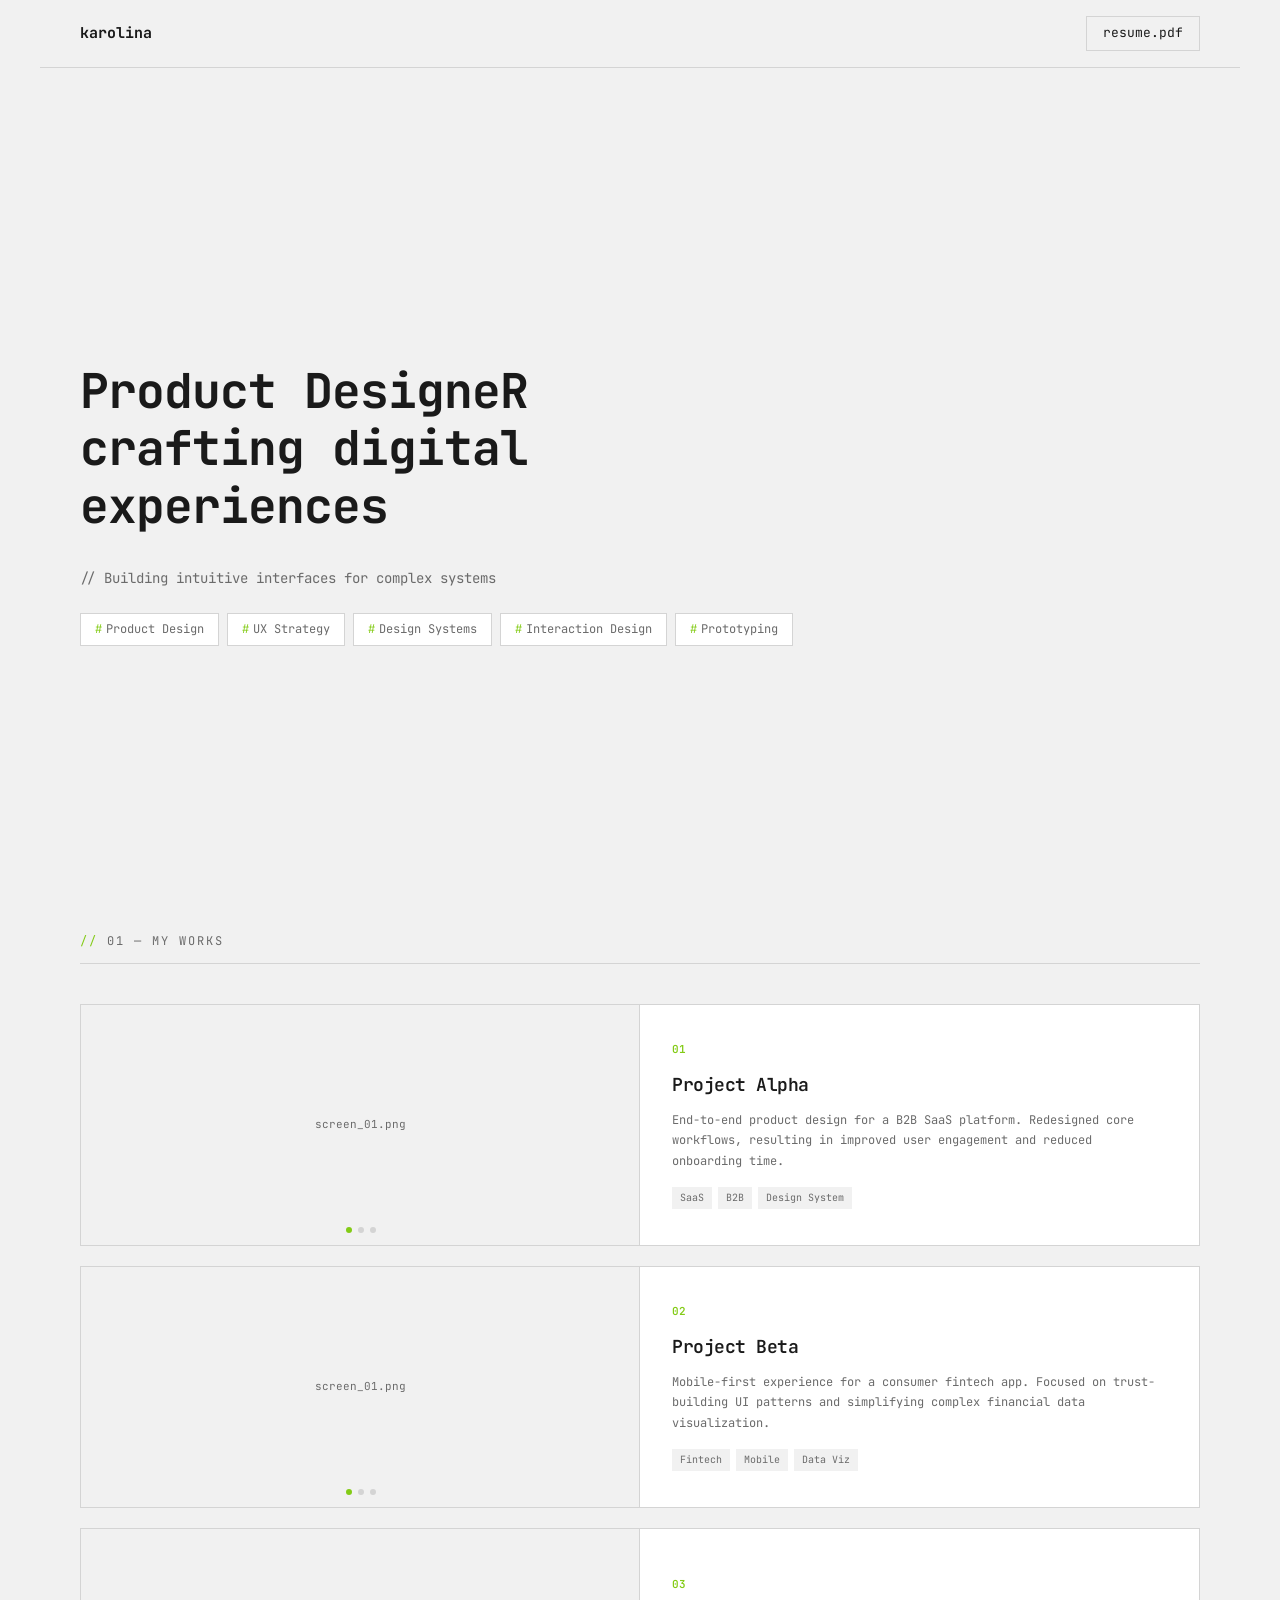
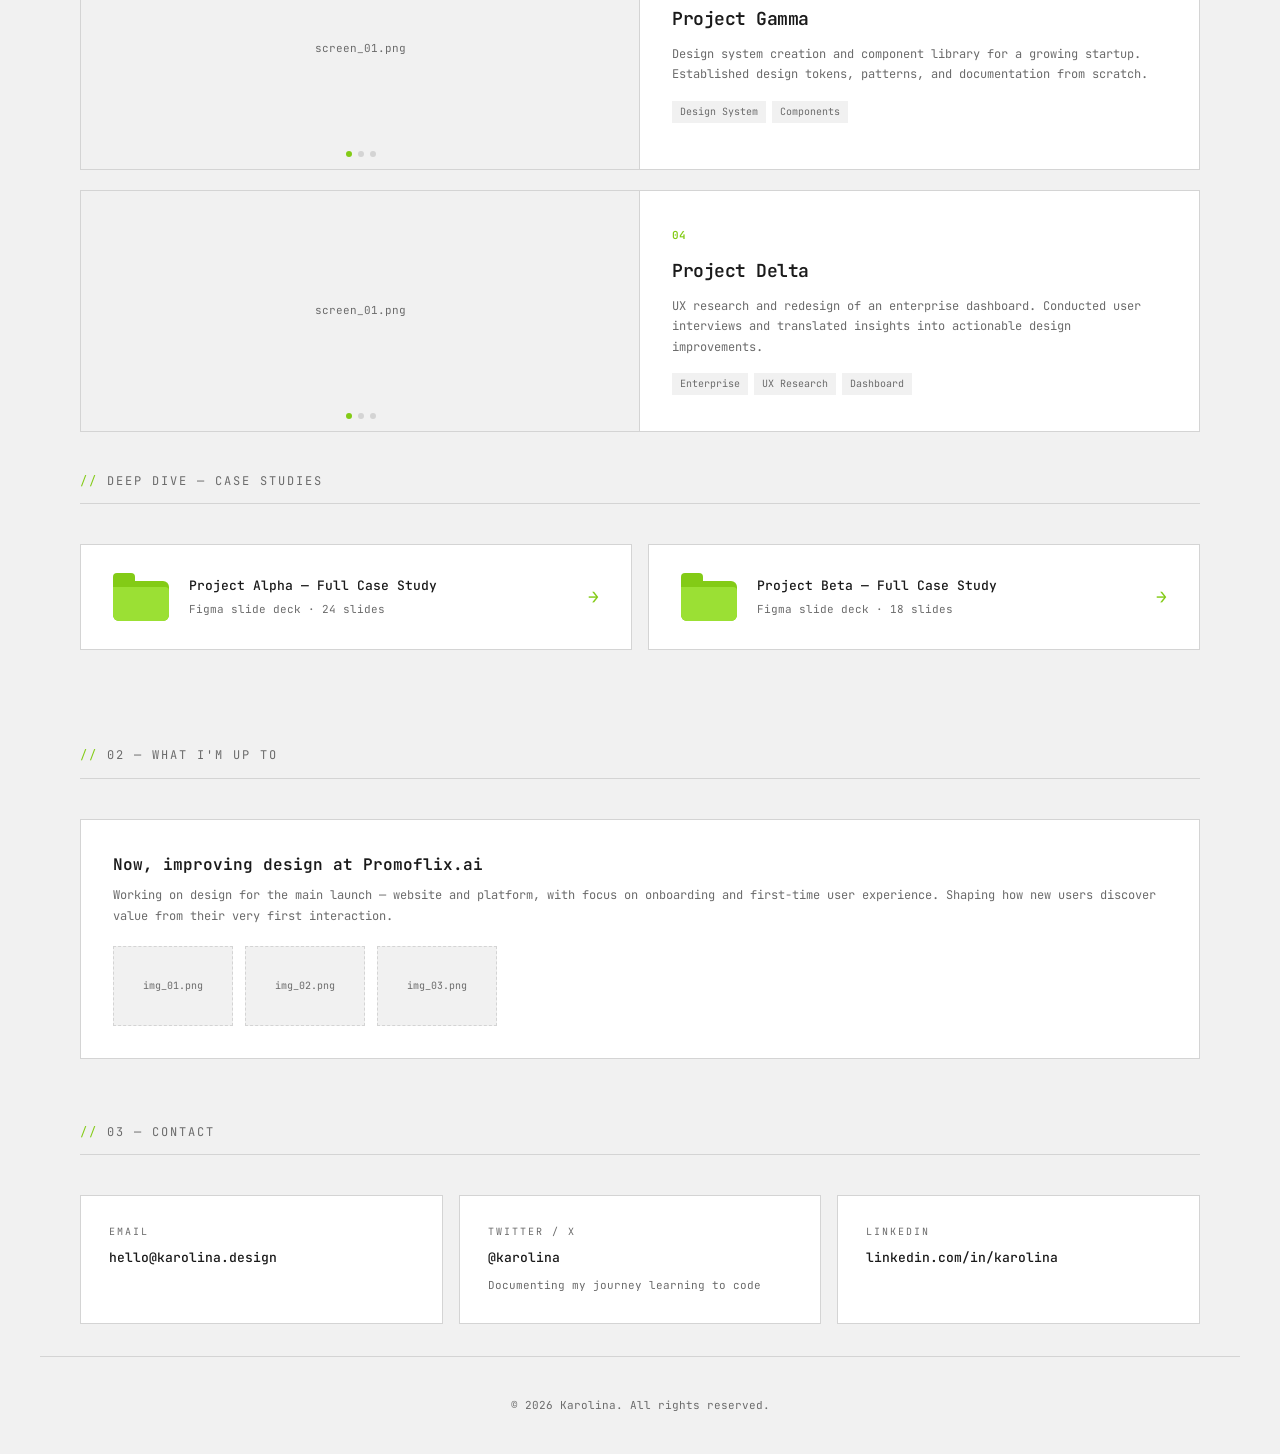
<file: index.html>
<!DOCTYPE html>
<html lang="en">
<head>
<meta charset="UTF-8">
<meta name="viewport" content="width=device-width, initial-scale=1.0">
<title>Karolina — Product Designer</title>
<link rel="preconnect" href="https://fonts.googleapis.com">
<link href="https://fonts.googleapis.com/css2?family=JetBrains+Mono:wght@300;400;500;600;700&display=swap" rel="stylesheet">
<link href="public/main.css" rel="stylesheet" />
</head>
<body>

<nav>
  <div class="logo"><svg viewBox="0 0 100 24" fill="currentColor" xmlns="http://www.w3.org/2000/svg"><text x="0" y="18" font-family="JetBrains Mono, monospace" font-weight="700" font-size="18">karolina</text></svg></div>
  <a href="#" class="nav-resume">resume.pdf</a>
</nav>

<section class="hero">
  <h1>Product DesigneR<br>crafting digital<br>experiences</h1>
  <div class="comment">// Building intuitive interfaces for complex systems</div>
  <div class="tags">
    <span class="tag">Product Design</span>
    <span class="tag">UX Strategy</span>
    <span class="tag">Design Systems</span>
    <span class="tag">Interaction Design</span>
    <span class="tag">Prototyping</span>
  </div>
</section>

<section>
  <div class="section-header"><span>//</span> 01 — My Works</div>
  <div class="work-stack">
    <div class="work-card">
      <div class="card-images">
        <div class="scroll-track">
          <div class="img-slide">screen_01.png</div>
          <div class="img-slide">screen_02.png</div>
          <div class="img-slide">screen_03.png</div>
        </div>
        <div class="scroll-hint"><span class="dot"></span><span class="dot"></span><span class="dot"></span></div>
      </div>
      <div class="card-content">
        <div class="card-num">01</div>
        <h3>Project Alpha</h3>
        <p>End-to-end product design for a B2B SaaS platform. Redesigned core workflows, resulting in improved user engagement and reduced onboarding time.</p>
        <div class="card-tags"><span>SaaS</span><span>B2B</span><span>Design System</span></div>
      </div>
    </div>
    <div class="work-card">
      <div class="card-images">
        <div class="scroll-track">
          <div class="img-slide">screen_01.png</div>
          <div class="img-slide">screen_02.png</div>
          <div class="img-slide">screen_03.png</div>
        </div>
        <div class="scroll-hint"><span class="dot"></span><span class="dot"></span><span class="dot"></span></div>
      </div>
      <div class="card-content">
        <div class="card-num">02</div>
        <h3>Project Beta</h3>
        <p>Mobile-first experience for a consumer fintech app. Focused on trust-building UI patterns and simplifying complex financial data visualization.</p>
        <div class="card-tags"><span>Fintech</span><span>Mobile</span><span>Data Viz</span></div>
      </div>
    </div>
    <div class="work-card">
      <div class="card-images">
        <div class="scroll-track">
          <div class="img-slide">screen_01.png</div>
          <div class="img-slide">screen_02.png</div>
          <div class="img-slide">screen_03.png</div>
        </div>
        <div class="scroll-hint"><span class="dot"></span><span class="dot"></span><span class="dot"></span></div>
      </div>
      <div class="card-content">
        <div class="card-num">03</div>
        <h3>Project Gamma</h3>
        <p>Design system creation and component library for a growing startup. Established design tokens, patterns, and documentation from scratch.</p>
        <div class="card-tags"><span>Design System</span><span>Components</span></div>
      </div>
    </div>
    <div class="work-card">
      <div class="card-images">
        <div class="scroll-track">
          <div class="img-slide">screen_01.png</div>
          <div class="img-slide">screen_02.png</div>
          <div class="img-slide">screen_03.png</div>
        </div>
        <div class="scroll-hint"><span class="dot"></span><span class="dot"></span><span class="dot"></span></div>
      </div>
      <div class="card-content">
        <div class="card-num">04</div>
        <h3>Project Delta</h3>
        <p>UX research and redesign of an enterprise dashboard. Conducted user interviews and translated insights into actionable design improvements.</p>
        <div class="card-tags"><span>Enterprise</span><span>UX Research</span><span>Dashboard</span></div>
      </div>
    </div>
  </div>

  <div class="section-header"><span>//</span> Deep Dive — Case Studies</div>
  <div class="folders">
    <a href="#" class="folder">
      <div class="folder-icon">
        <div class="folder-tab"></div>
        <div class="folder-back"></div>
        <div class="folder-page"></div>
        <div class="folder-page"></div>
        <div class="folder-front"></div>
      </div>
      <div>
        <div class="folder-label">Project Alpha — Full Case Study</div>
        <div class="folder-sub">Figma slide deck &middot; 24 slides</div>
      </div>
      <div class="folder-arrow">&rarr;</div>
    </a>
    <a href="#" class="folder">
      <div class="folder-icon">
        <div class="folder-tab"></div>
        <div class="folder-back"></div>
        <div class="folder-page"></div>
        <div class="folder-page"></div>
        <div class="folder-front"></div>
      </div>
      <div>
        <div class="folder-label">Project Beta — Full Case Study</div>
        <div class="folder-sub">Figma slide deck &middot; 18 slides</div>
      </div>
      <div class="folder-arrow">&rarr;</div>
    </a>
  </div>

</section>

<section>
  <div class="section-header"><span>//</span> 02 — What I'm Up To</div>
  <div class="now-tile">
    <h3>Now, improving design at Promoflix.ai</h3>
    <p>Working on design for the main launch — website and platform, with focus on onboarding and first-time user experience. Shaping how new users discover value from their very first interaction.</p>
    <div class="now-images">
      <div class="img-placeholder">img_01.png</div>
      <div class="img-placeholder">img_02.png</div>
      <div class="img-placeholder">img_03.png</div>
    </div>
  </div>
</section>

<section>
  <div class="section-header"><span>//</span> 03 — Contact</div>
  <div class="contact-grid">
    <a href="mailto:hello@karolina.design" class="contact-card">
      <div class="contact-type">Email</div>
      <div class="contact-value">hello@karolina.design</div>
    </a>
    <a href="#" class="contact-card">
      <div class="contact-type">Twitter / X</div>
      <div class="contact-value">@karolina</div>
      <div class="contact-note">Documenting my journey learning to code</div>
    </a>
    <a href="#" class="contact-card">
      <div class="contact-type">LinkedIn</div>
      <div class="contact-value">linkedin.com/in/karolina</div>
    </a>
  </div>
</section>

<footer>&copy; 2026 Karolina. All rights reserved.</footer>

</body>
</html>
</file>
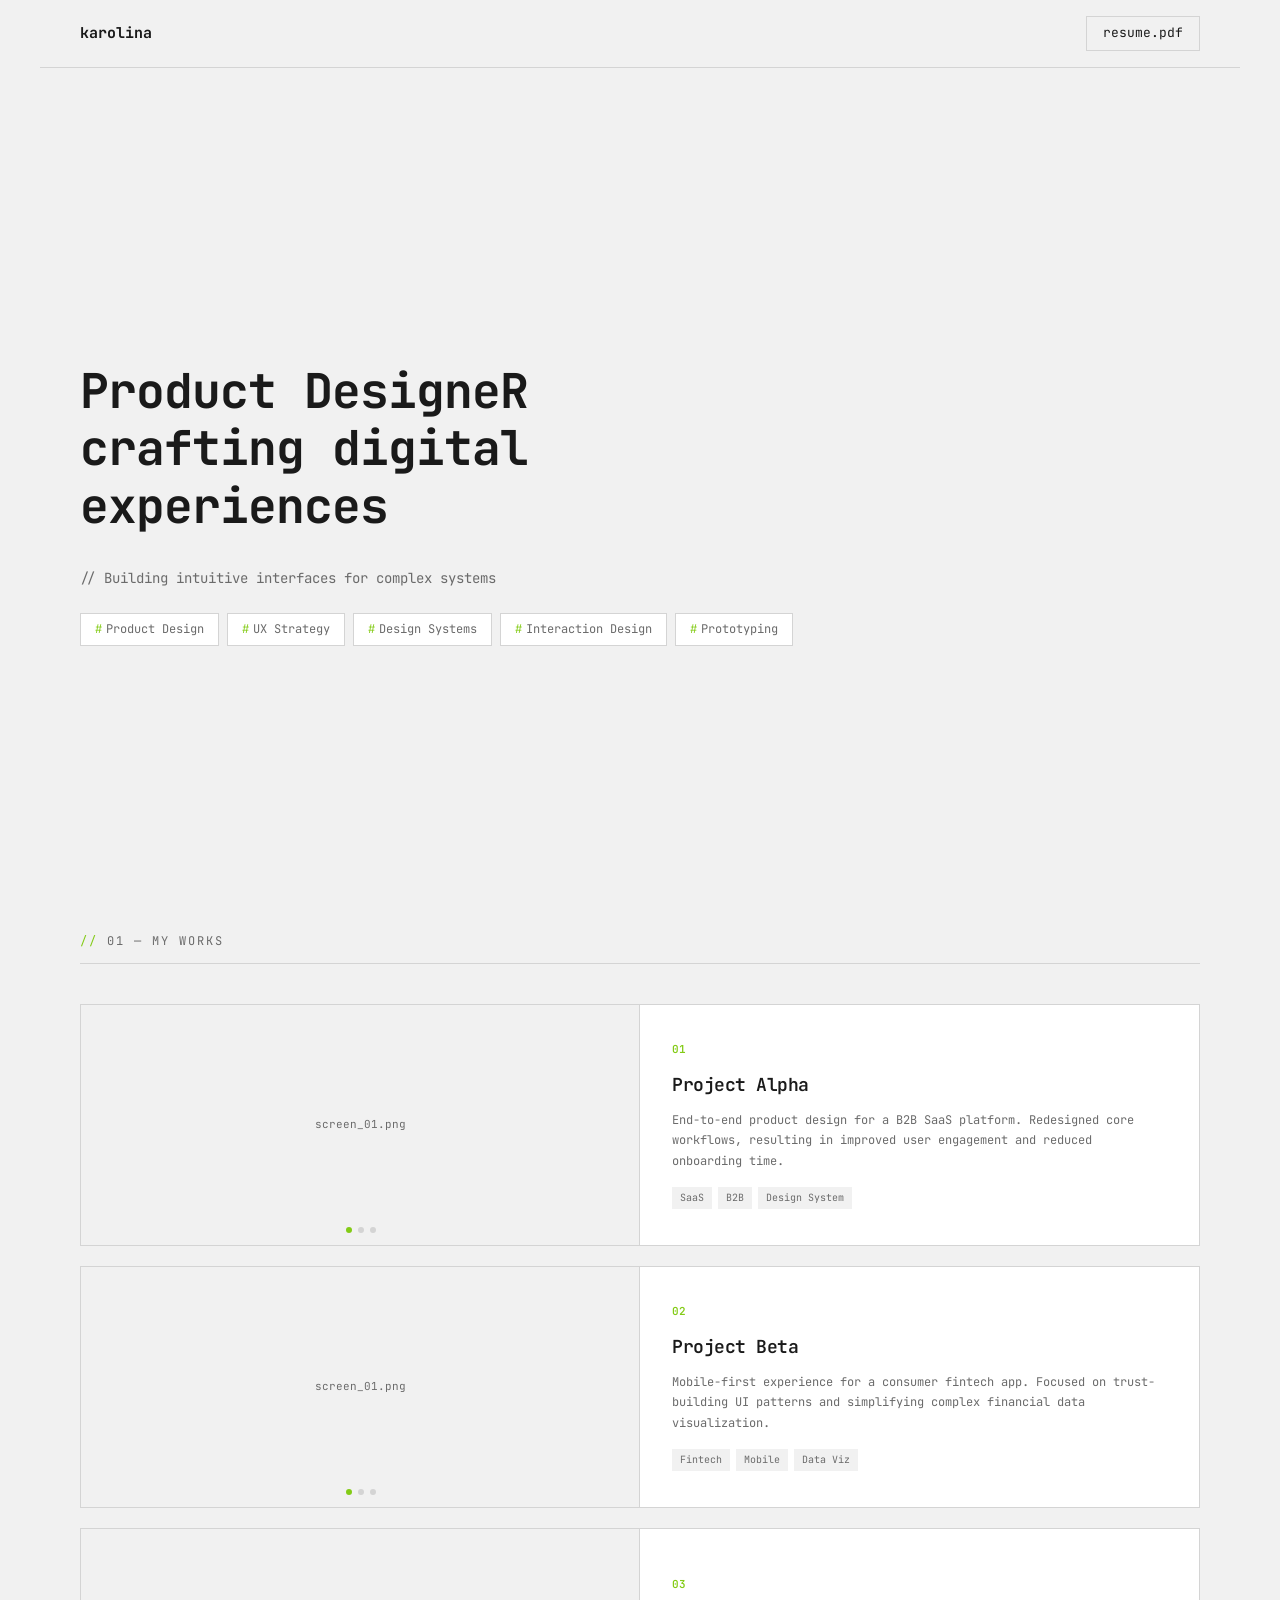
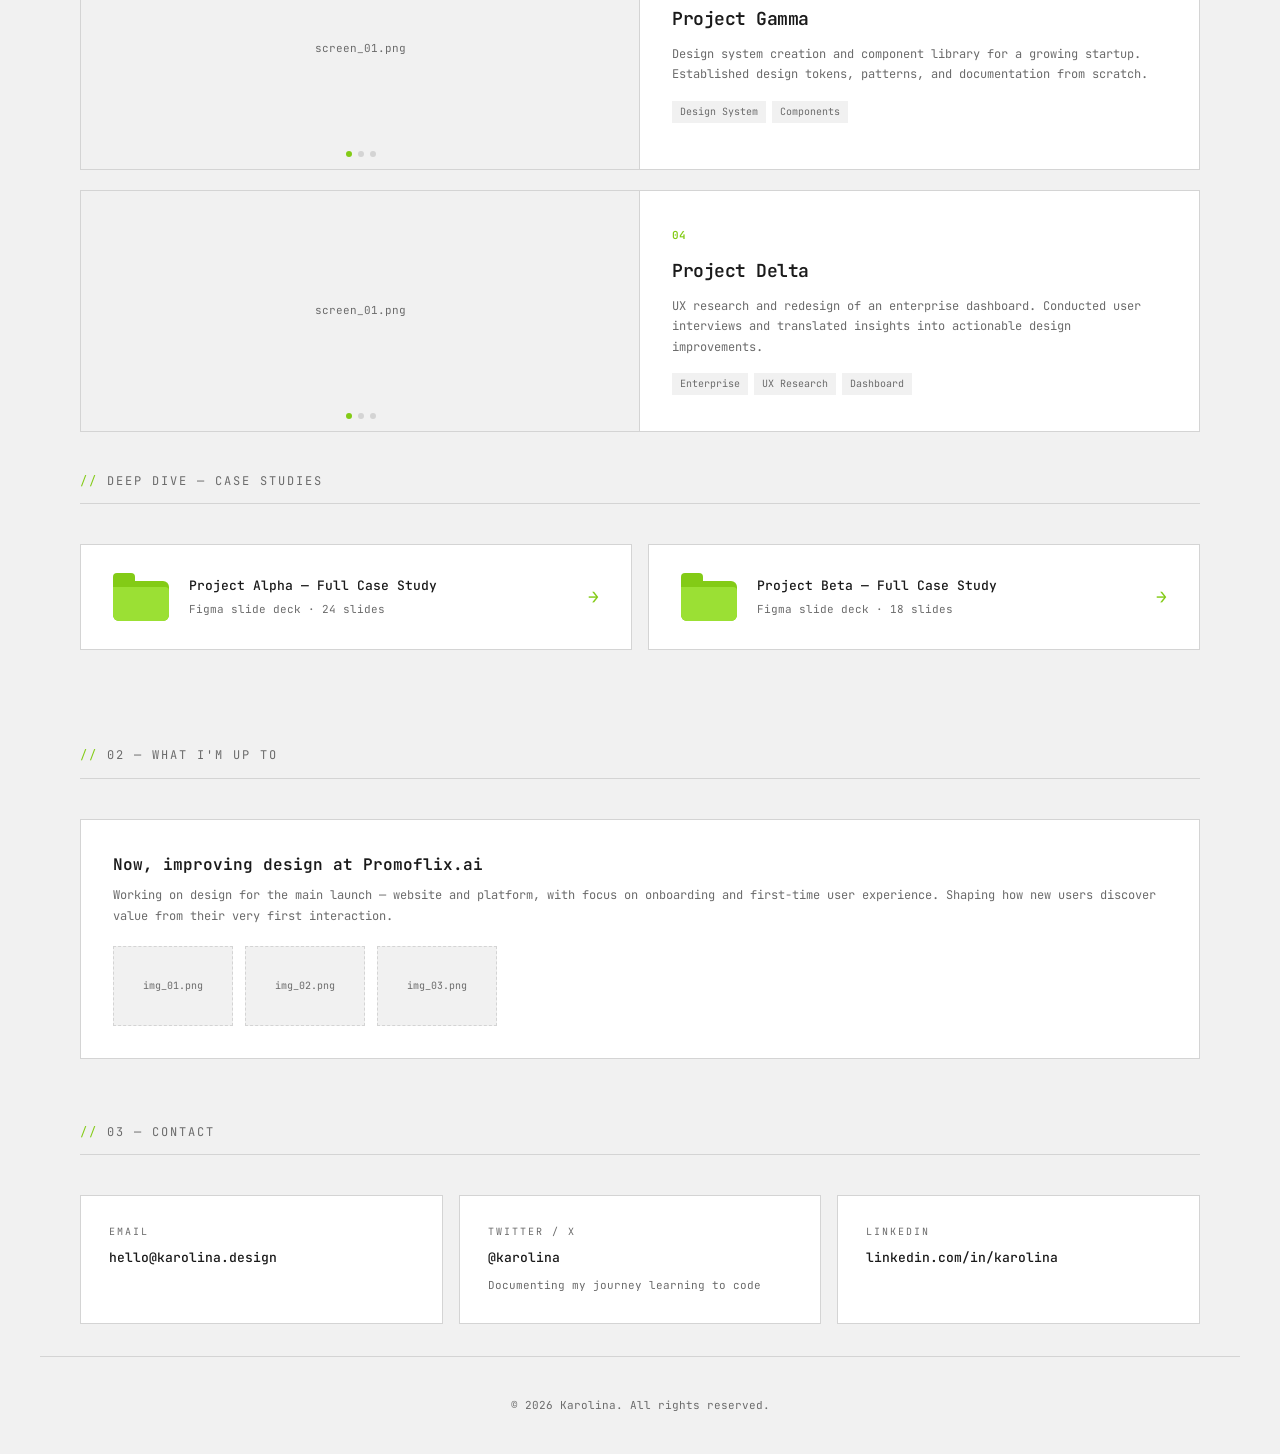
<file: public/index.html>
<!DOCTYPE html>
<html lang="en">
<head>
<meta charset="UTF-8">
<meta name="viewport" content="width=device-width, initial-scale=1.0">
<title>Karolina — Product Designer</title>
<link rel="preconnect" href="https://fonts.googleapis.com">
<link href="https://fonts.googleapis.com/css2?family=JetBrains+Mono:wght@300;400;500;600;700&display=swap" rel="stylesheet">
<link href="main.css" rel="stylesheet" />
</head>
<body>

<nav>
  <div class="logo"><svg viewBox="0 0 100 24" fill="currentColor" xmlns="http://www.w3.org/2000/svg"><text x="0" y="18" font-family="JetBrains Mono, monospace" font-weight="700" font-size="18">karolina</text></svg></div>
  <a href="#" class="nav-resume">resume.pdf</a>
</nav>

<section class="hero">
  <h1>Product DesigneR<br>crafting digital<br>experiences</h1>
  <div class="comment">// Building intuitive interfaces for complex systems</div>
  <div class="tags">
    <span class="tag">Product Design</span>
    <span class="tag">UX Strategy</span>
    <span class="tag">Design Systems</span>
    <span class="tag">Interaction Design</span>
    <span class="tag">Prototyping</span>
  </div>
</section>

<section>
  <div class="section-header"><span>//</span> 01 — My Works</div>
  <div class="work-stack">
    <div class="work-card">
      <div class="card-images">
        <div class="scroll-track">
          <div class="img-slide">screen_01.png</div>
          <div class="img-slide">screen_02.png</div>
          <div class="img-slide">screen_03.png</div>
        </div>
        <div class="scroll-hint"><span class="dot"></span><span class="dot"></span><span class="dot"></span></div>
      </div>
      <div class="card-content">
        <div class="card-num">01</div>
        <h3>Project Alpha</h3>
        <p>End-to-end product design for a B2B SaaS platform. Redesigned core workflows, resulting in improved user engagement and reduced onboarding time.</p>
        <div class="card-tags"><span>SaaS</span><span>B2B</span><span>Design System</span></div>
      </div>
    </div>
    <div class="work-card">
      <div class="card-images">
        <div class="scroll-track">
          <div class="img-slide">screen_01.png</div>
          <div class="img-slide">screen_02.png</div>
          <div class="img-slide">screen_03.png</div>
        </div>
        <div class="scroll-hint"><span class="dot"></span><span class="dot"></span><span class="dot"></span></div>
      </div>
      <div class="card-content">
        <div class="card-num">02</div>
        <h3>Project Beta</h3>
        <p>Mobile-first experience for a consumer fintech app. Focused on trust-building UI patterns and simplifying complex financial data visualization.</p>
        <div class="card-tags"><span>Fintech</span><span>Mobile</span><span>Data Viz</span></div>
      </div>
    </div>
    <div class="work-card">
      <div class="card-images">
        <div class="scroll-track">
          <div class="img-slide">screen_01.png</div>
          <div class="img-slide">screen_02.png</div>
          <div class="img-slide">screen_03.png</div>
        </div>
        <div class="scroll-hint"><span class="dot"></span><span class="dot"></span><span class="dot"></span></div>
      </div>
      <div class="card-content">
        <div class="card-num">03</div>
        <h3>Project Gamma</h3>
        <p>Design system creation and component library for a growing startup. Established design tokens, patterns, and documentation from scratch.</p>
        <div class="card-tags"><span>Design System</span><span>Components</span></div>
      </div>
    </div>
    <div class="work-card">
      <div class="card-images">
        <div class="scroll-track">
          <div class="img-slide">screen_01.png</div>
          <div class="img-slide">screen_02.png</div>
          <div class="img-slide">screen_03.png</div>
        </div>
        <div class="scroll-hint"><span class="dot"></span><span class="dot"></span><span class="dot"></span></div>
      </div>
      <div class="card-content">
        <div class="card-num">04</div>
        <h3>Project Delta</h3>
        <p>UX research and redesign of an enterprise dashboard. Conducted user interviews and translated insights into actionable design improvements.</p>
        <div class="card-tags"><span>Enterprise</span><span>UX Research</span><span>Dashboard</span></div>
      </div>
    </div>
  </div>

  <div class="section-header"><span>//</span> Deep Dive — Case Studies</div>
  <div class="folders">
    <a href="#" class="folder">
      <div class="folder-icon">
        <div class="folder-tab"></div>
        <div class="folder-back"></div>
        <div class="folder-page"></div>
        <div class="folder-page"></div>
        <div class="folder-front"></div>
      </div>
      <div>
        <div class="folder-label">Project Alpha — Full Case Study</div>
        <div class="folder-sub">Figma slide deck &middot; 24 slides</div>
      </div>
      <div class="folder-arrow">&rarr;</div>
    </a>
    <a href="#" class="folder">
      <div class="folder-icon">
        <div class="folder-tab"></div>
        <div class="folder-back"></div>
        <div class="folder-page"></div>
        <div class="folder-page"></div>
        <div class="folder-front"></div>
      </div>
      <div>
        <div class="folder-label">Project Beta — Full Case Study</div>
        <div class="folder-sub">Figma slide deck &middot; 18 slides</div>
      </div>
      <div class="folder-arrow">&rarr;</div>
    </a>
  </div>

</section>

<section>
  <div class="section-header"><span>//</span> 02 — What I'm Up To</div>
  <div class="now-tile">
    <h3>Now, improving design at Promoflix.ai</h3>
    <p>Working on design for the main launch — website and platform, with focus on onboarding and first-time user experience. Shaping how new users discover value from their very first interaction.</p>
    <div class="now-images">
      <div class="img-placeholder">img_01.png</div>
      <div class="img-placeholder">img_02.png</div>
      <div class="img-placeholder">img_03.png</div>
    </div>
  </div>
</section>

<section>
  <div class="section-header"><span>//</span> 03 — Contact</div>
  <div class="contact-grid">
    <a href="mailto:hello@karolina.design" class="contact-card">
      <div class="contact-type">Email</div>
      <div class="contact-value">hello@karolina.design</div>
    </a>
    <a href="#" class="contact-card">
      <div class="contact-type">Twitter / X</div>
      <div class="contact-value">@karolina</div>
      <div class="contact-note">Documenting my journey learning to code</div>
    </a>
    <a href="#" class="contact-card">
      <div class="contact-type">LinkedIn</div>
      <div class="contact-value">linkedin.com/in/karolina</div>
    </a>
  </div>
</section>

<footer>&copy; 2026 Karolina. All rights reserved.</footer>

</body>
</html>
</file>
<file: public/main.css>
*, *::before, *::after { margin: 0; padding: 0; box-sizing: border-box; }
  :root {
    --bg: #F1F1F1;
    --bg-card: #FFFFFF;
    --accent: #83CB16;
    --accent-dim: #83cb1633;
    --text: #1A1A1A;
    --text-secondary: #6B6B6B;
    --border: #D4D4D4;
    --mono: 'JetBrains Mono', monospace;
  }
  html { scroll-behavior: smooth; }
  body { font-family: var(--mono); background: var(--bg); color: var(--text); line-height: 1.6; font-size: 14px; }

  /* NAV */
  nav { position: fixed; top: 0; left: 0; right: 0; z-index: 100; background: var(--bg); border-bottom: 1px solid var(--border); padding: 16px 40px; display: flex; justify-content: space-between; align-items: center; max-width: 1200px; margin: 0 auto; }
  .logo { display: flex; align-items: center; }
  .logo svg { height: 20px; width: auto; }
  .nav-resume { font-size: 13px; color: var(--text); text-decoration: none; border: 1px solid var(--border); padding: 6px 16px; transition: all 0.2s; }
  .nav-resume:hover { border-color: var(--accent); background: var(--accent-dim); }

  section { padding: 32px 40px; max-width: 1200px; margin: 0 auto; }
  .hero { padding-top: 140px; min-height: 100vh; display: flex; flex-direction: column; justify-content: center; }
  .comment { color: var(--text-secondary); }
  .hero h1 { font-size: clamp(28px, 4vw, 48px); font-weight: 700; line-height: 1.2; margin: 0 0 32px; letter-spacing: -1px; }

  .tags { display: flex; flex-wrap: wrap; gap: 8px; margin-top: 24px; }
  .tag { border: 1px solid var(--border); padding: 6px 14px; font-size: 12px; color: var(--text-secondary); background: var(--bg-card); }
  .tag::before { content: '#'; color: var(--accent); margin-right: 4px; }

  .section-header { font-size: 12px; text-transform: uppercase; letter-spacing: 2px; color: var(--text-secondary); margin-bottom: 40px; padding-bottom: 12px; border-bottom: 1px solid var(--border); }
  .section-header span { color: var(--accent); }

  /* LAYOUT 1: FULL-WIDTH STACKED CARDS with image carousel */
  .work-stack { display: flex; flex-direction: column; gap: 20px; margin-bottom: 40px; }
  .work-card {
    background: var(--bg-card);
    border: 1px solid var(--border);
    display: grid;
    grid-template-columns: 1fr 1fr;
    overflow: hidden;
    transition: border-color 0.2s;
  }
  .work-card:hover { border-color: var(--accent); }
  .work-card .card-images {
    position: relative;
    overflow: hidden;
    background: var(--bg);
  }
  .card-images .scroll-track {
    display: flex;
    height: 100%;
    min-height: 240px;
    overflow-x: auto;
    scroll-snap-type: x mandatory;
    scrollbar-width: none;
  }
  .card-images .scroll-track::-webkit-scrollbar { display: none; }
  .card-images .scroll-track .img-slide {
    flex: 0 0 100%;
    scroll-snap-align: start;
    background: var(--bg);
    border-right: 1px solid var(--border);
    display: flex;
    align-items: center;
    justify-content: center;
    font-size: 11px;
    color: var(--text-secondary);
  }
  .card-images .scroll-hint {
    position: absolute;
    bottom: 12px;
    left: 50%;
    transform: translateX(-50%);
    display: flex;
    gap: 6px;
  }
  .card-images .scroll-hint .dot {
    width: 6px;
    height: 6px;
    background: var(--border);
    border-radius: 50%;
  }
  .card-images .scroll-hint .dot:first-child { background: var(--accent); }
  .work-card .card-content { padding: 32px; display: flex; flex-direction: column; justify-content: center; }
  .work-card .card-num { font-size: 11px; color: var(--accent); margin-bottom: 12px; font-weight: 600; }
  .work-card h3 { font-size: 18px; font-weight: 600; margin-bottom: 10px; letter-spacing: -0.5px; }
  .work-card p { font-size: 12px; color: var(--text-secondary); line-height: 1.7; }
  .work-card .card-tags { margin-top: 16px; display: flex; gap: 6px; flex-wrap: wrap; }
  .work-card .card-tags span { font-size: 10px; padding: 3px 8px; background: var(--bg); color: var(--text-secondary); }

  /* CLAUDE FOLDER */
  .folders { display: grid; grid-template-columns: repeat(2, 1fr); gap: 16px; margin-bottom: 32px; }
  .folder {
    background: var(--bg-card);
    border: 1px solid var(--border);
    padding: 28px 32px;
    text-decoration: none;
    color: var(--text);
    display: flex;
    align-items: center;
    gap: 20px;
    transition: all 0.25s ease;
  }
  .folder:hover { border-color: var(--accent); background: var(--accent-dim); transform: translateY(-2px); }
  .folder-icon {
    width: 56px;
    height: 48px;
    position: relative;
    flex-shrink: 0;
  }
  .folder-icon .folder-back {
    position: absolute;
    bottom: 0;
    left: 0;
    width: 56px;
    height: 40px;
    background: var(--accent);
    border-radius: 2px 6px 6px 6px;
  }
  .folder-icon .folder-tab {
    position: absolute;
    top: 0;
    left: 0;
    width: 22px;
    height: 12px;
    background: var(--accent);
    border-radius: 4px 4px 0 0;
  }
  .folder-icon .folder-front {
    position: absolute;
    bottom: 0;
    left: 0;
    width: 56px;
    height: 34px;
    background: #9BE034;
    border-radius: 0 4px 6px 6px;
    transition: transform 0.3s ease;
    transform-origin: bottom center;
  }
  .folder:hover .folder-front {
    transform: rotateX(20deg) translateY(-4px);
  }
  .folder-icon .folder-page {
    position: absolute;
    bottom: 4px;
    left: 6px;
    width: 44px;
    height: 28px;
    background: white;
    border-radius: 2px;
    border: 1px solid rgba(0,0,0,0.08);
    transition: transform 0.3s ease;
  }
  .folder-icon .folder-page:nth-child(4) { transform: translateY(-2px); }
  .folder:hover .folder-page { transform: translateY(-8px); }
  .folder:hover .folder-page:nth-child(4) { transform: translateY(-12px); }
  .folder-label { font-size: 13px; font-weight: 500; }
  .folder-sub { font-size: 11px; color: var(--text-secondary); margin-top: 4px; }
  .folder-arrow { margin-left: auto; color: var(--accent); font-size: 18px; transition: transform 0.2s; }
  .folder:hover .folder-arrow { transform: translateX(4px); }

  /* NOW TILE */
  .now-tile { background: var(--bg-card); border: 1px solid var(--border); padding: 32px; }
  .now-tile .now-label { font-size: 11px; color: var(--accent); font-weight: 600; text-transform: uppercase; letter-spacing: 2px; margin-bottom: 16px; }
  .now-tile h3 { font-size: 16px; font-weight: 600; margin-bottom: 8px; }
  .now-tile p { font-size: 12px; color: var(--text-secondary); line-height: 1.7; }
  .now-images { display: flex; gap: 12px; margin-top: 20px; }
  .now-images .img-placeholder { width: 120px; height: 80px; background: var(--bg); border: 1px dashed var(--border); display: flex; align-items: center; justify-content: center; font-size: 10px; color: var(--text-secondary); }

  /* CONTACT */
  .contact-grid { display: grid; grid-template-columns: repeat(3, 1fr); gap: 16px; }
  .contact-card { background: var(--bg-card); border: 1px solid var(--border); padding: 28px; text-decoration: none; color: var(--text); transition: border-color 0.2s; }
  .contact-card:hover { border-color: var(--accent); }
  .contact-card .contact-type { font-size: 10px; text-transform: uppercase; letter-spacing: 2px; color: var(--text-secondary); margin-bottom: 8px; }
  .contact-card .contact-value { font-size: 13px; font-weight: 500; }
  .contact-card .contact-note { font-size: 11px; color: var(--text-secondary); margin-top: 8px; }

  footer { text-align: center; padding: 40px; font-size: 11px; color: var(--text-secondary); border-top: 1px solid var(--border); max-width: 1200px; margin: 0 auto; }

  @media (max-width: 768px) {
    nav { padding: 16px 20px; }
    section { padding: 32px 20px; }
    .hero { padding-top: 100px; }
    .work-card { grid-template-columns: 1fr; }
    .folders, .contact-grid { grid-template-columns: 1fr; }
  }
</file>
